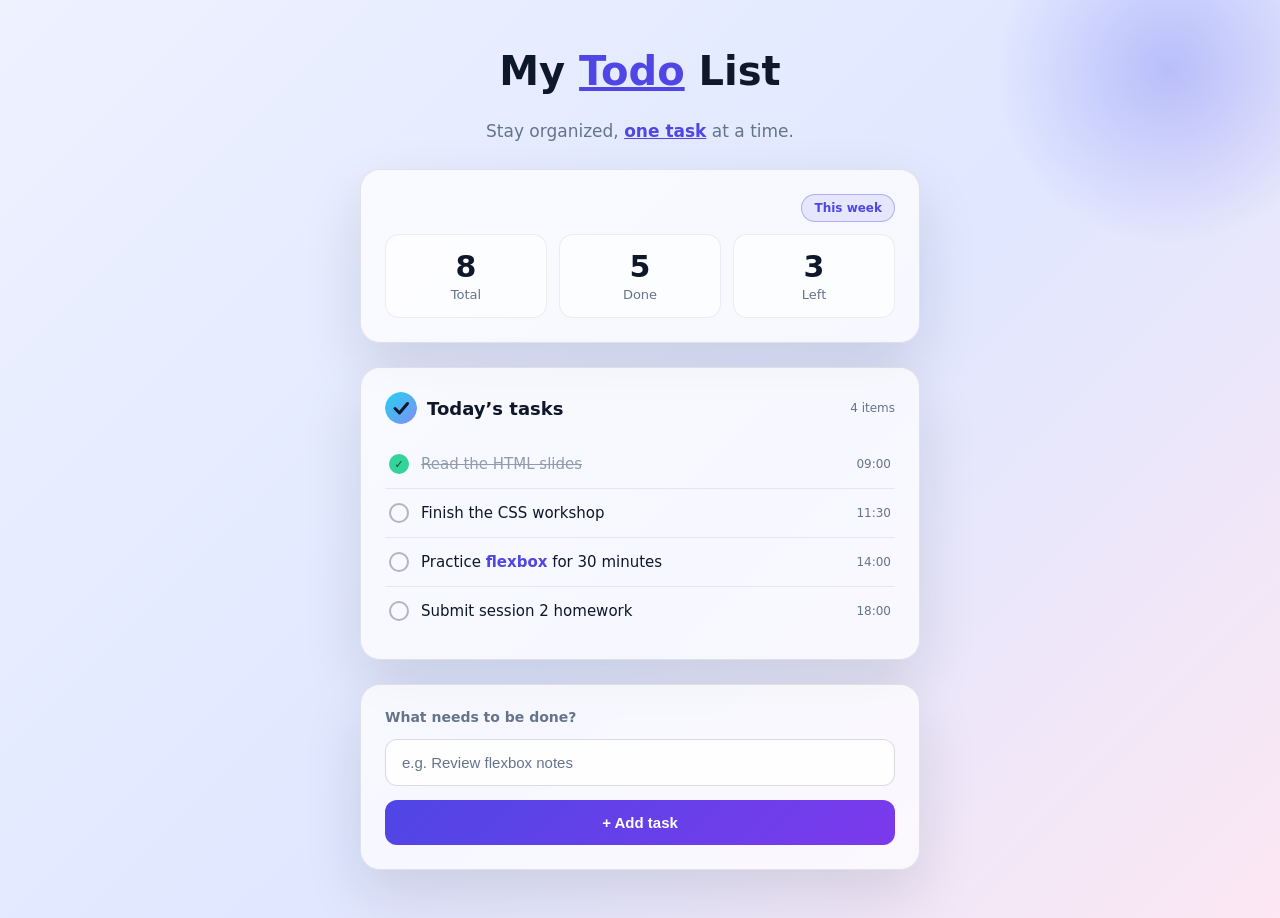
<file: index.html>
<!DOCTYPE html>
<!-- ═══════════════════════════════════════════════════════════════
     TODO LIST — Session 2 (HTML + CSS)
     HOW TO DEMO (for the instructor):
       1. Pick a PATCH block below (from its ▼ banner to its ▲ banner).
       2. Delete it → watch the browser → explain what disappeared.
       3. Press Ctrl+Z to bring it back (undo), then continue.
     Each block = one patch from the session guide.
     ═══════════════════════════════════════════════════════════════ -->
<html lang="en">
<head>
  <!-- ▼ PATCH 1 · part A · HTML ch1 "Document Structure" — walk these lines one by one.
       Micro-demo: delete the <title> line → tab name changes → Ctrl+Z.
       Micro-demo: delete the <link> line → all styling vanishes → Ctrl+Z. -->
  <meta charset="UTF-8">
  <meta name="viewport" content="width=device-width, initial-scale=1.0">
  <title>My Todo List · Session 2</title>
  <link rel="stylesheet" href="style.css">
  <!-- ▲ END PATCH 1 · part A -->
</head>
<body>

  <!-- ▼ PATCH 1 · part B · HTML ch2 "Text & Headings" -->
  <h1 class="hero-title">My <span class="accent">Todo</span> List</h1>
  <p class="hero-sub">Stay organized, <span class="accent">one task</span> at a time.</p>
  <!-- ▲ END PATCH 1 · part B -->

  <!-- ▼ PATCH 2 · HTML ch3 "Containers & Layout" (+ CSS ch2, ch5, ch3, ch4) -->
  <div class="glow"></div>

  <section class="card stats-card">
    <span class="badge">This week</span>
    <div class="stats">
      <div class="stat">
        <span class="num">8</span>
        <span class="label">Total</span>
      </div>
      <div class="stat">
        <span class="num">5</span>
        <span class="label">Done</span>
      </div>
      <div class="stat">
        <span class="num">3</span>
        <span class="label">Left</span>
      </div>
    </div>
  </section>
  <!-- ▲ END PATCH 2 -->

  <!-- ▼ PATCH 3 · HTML ch4 "Links & Media" + ch5 "Lists" -->
  <section class="card list-card">
    <div class="card-head">
      <img class="head-icon" src="assets/logo.svg" alt="Web Dev Team logo">
      <h2>Today&rsquo;s tasks</h2>
      <span class="head-count">4 items</span>
    </div>

    <ul class="tasks">
      <li class="task done">
        <span class="check">&#10003;</span>
        <span class="name">Read the HTML slides</span>
        <span class="time">09:00</span>
      </li>
      <li class="task">
        <span class="check"></span>
        <span class="name">Finish the CSS workshop</span>
        <span class="time">11:30</span>
      </li>
      <li class="task">
        <span class="check"></span>
        <span class="name">Practice <a href="https://developer.mozilla.org/en-US/docs/Web/CSS/CSS_flexible_box_layout" target="_blank" rel="noopener">flexbox</a> for 30 minutes</span>
        <span class="time">14:00</span>
      </li>
      <li class="task">
        <span class="check"></span>
        <span class="name">Submit session 2 homework</span>
        <span class="time">18:00</span>
      </li>
    </ul>
  </section>
  <!-- ▲ END PATCH 3 -->

  <!-- ▼ PATCH 4 · HTML ch6 "Forms & Interaction" (+ CSS ch6) -->
  <form class="card add-card">
    <label for="new-task">What needs to be done?</label>
    <input id="new-task" type="text" placeholder="e.g. Review flexbox notes">
    <button type="button">+ Add task</button>
  </form>
  <!-- ▲ END PATCH 4 -->

</body>
</html>
</file>
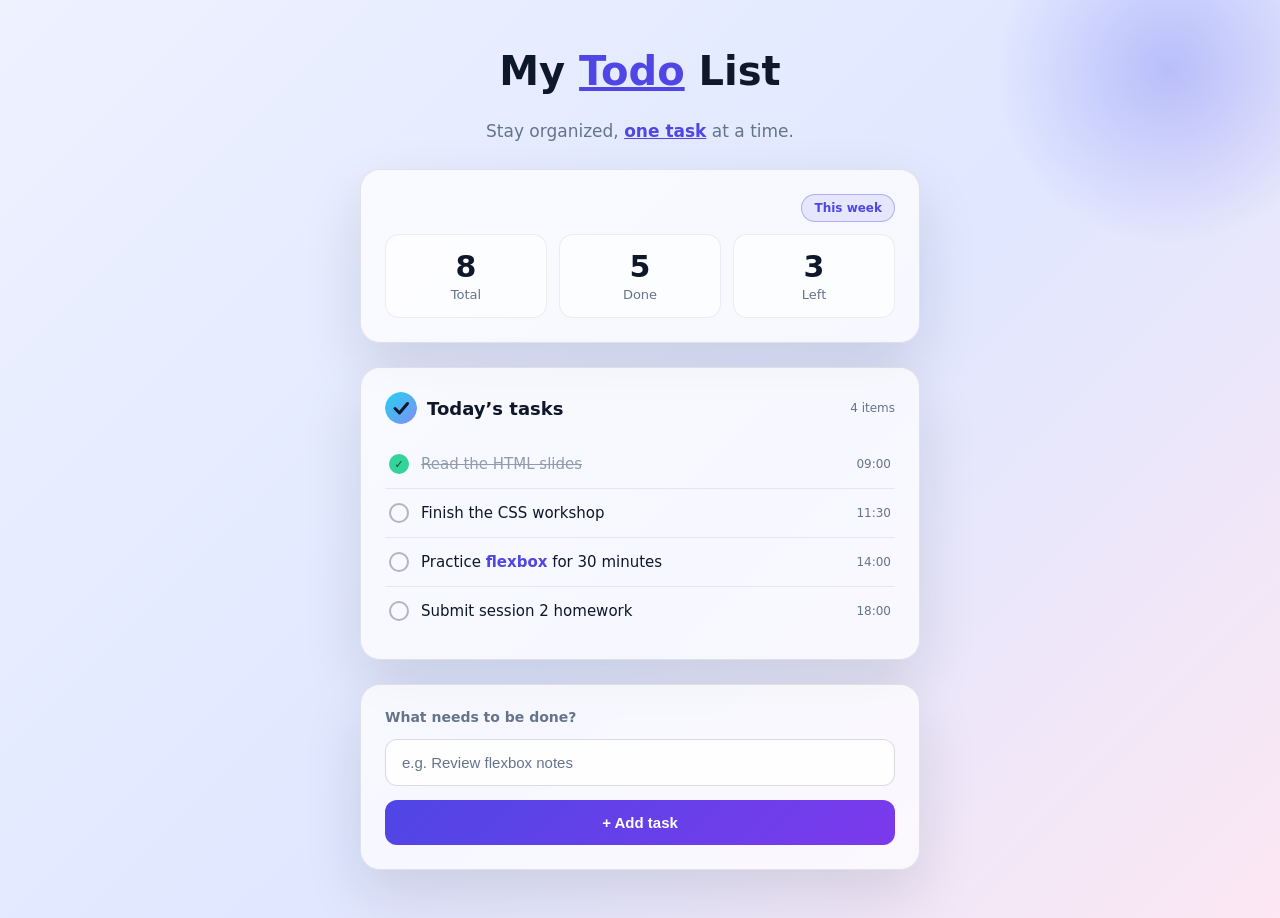
<file: final/index.html>
<!DOCTYPE html>
<html lang="en">
<head>
  <!-- ▼ PATCH 1: Document Structure -->
  <meta charset="UTF-8">
  <meta name="viewport" content="width=device-width, initial-scale=1.0">
  <title>My Todo List · Session 2</title>
  <link rel="stylesheet" href="style.css">
  <!-- ▲ END PATCH 1 -->
</head>
<body>

  <!-- ▼ PATCH 1: Text & Headings -->
  <h1 class="hero-title">My <span class="accent">Todo</span> List</h1>
  <p class="hero-sub">Stay organized, <span class="accent">one task</span> at a time.</p>
  <!-- ▲ END PATCH 1 -->

  <!-- ▼ PATCH 2: Containers & Layout (Stats) -->
  <div class="glow"></div>

  <section class="card stats-card">
    <span class="badge">This week</span>
    <div class="stats">
      <div class="stat">
        <span class="num">8</span>
        <span class="label">Total</span>
      </div>
      <div class="stat">
        <span class="num">5</span>
        <span class="label">Done</span>
      </div>
      <div class="stat">
        <span class="num">3</span>
        <span class="label">Left</span>
      </div>
    </div>
  </section>
  <!-- ▲ END PATCH 2 -->

  <!-- ▼ PATCH 3: Links & Media + Lists (Ahmed Farouk Part) -->
  <section class="card list-card">
    <div class="card-head">
      <img class="head-icon" src="assets/logo.svg" alt="Web Dev Team logo">
      <h2>Today&rsquo;s tasks</h2>
      <span class="head-count">4 items</span>
    </div>

    <ul class="tasks">
      <li class="task done">
        <span class="check">&#10003;</span>
        <span class="name">Read the HTML slides</span>
        <span class="time">09:00</span>
      </li>
      <li class="task">
        <span class="check"></span>
        <span class="name">Finish the CSS workshop</span>
        <span class="time">11:30</span>
      </li>
      <li class="task">
        <span class="check"></span>
        <span class="name">Practice <a href="https://developer.mozilla.org/en-US/docs/Web/CSS/CSS_flexible_box_layout" target="_blank" rel="noopener">flexbox</a> for 30 minutes</span>
        <span class="time">14:00</span>
      </li>
      <li class="task">
        <span class="check"></span>
        <span class="name">Submit session 2 homework</span>
        <span class="time">18:00</span>
      </li>
    </ul>
  </section>
  <!-- ▲ END PATCH 3 -->

  <!-- ▼ PATCH 4: Forms & Interaction (Ahmed Farouk Part) -->
  <form class="card add-card">
    <label for="new-task">What needs to be done?</label>
    <input id="new-task" type="text" placeholder="e.g. Review flexbox notes">
    <button type="button">+ Add task</button>
  </form>
  <!-- ▲ END PATCH 4 -->

</body>
</html>
</file>
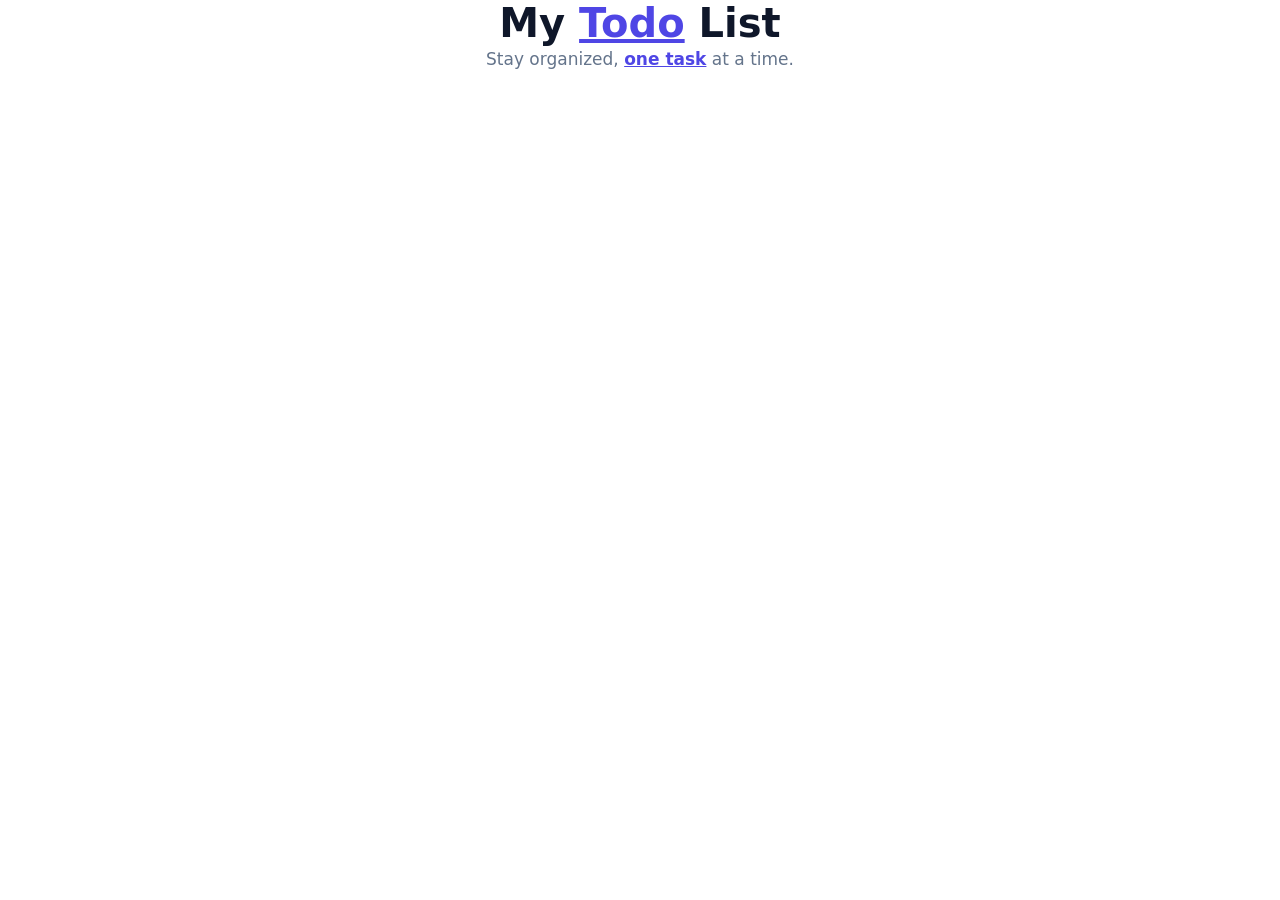
<file: stages/patch1/index.html>
<!DOCTYPE html>

<html lang="en">
<head>
  
  <meta charset="UTF-8">
  <meta name="viewport" content="width=device-width, initial-scale=1.0">
  <title>My Todo List · Session 2</title>
  <link rel="stylesheet" href="style.css">
  
</head>
<body>

  
  <h1 class="hero-title">My <span class="accent">Todo</span> List</h1>
  <p class="hero-sub">Stay organized, <span class="accent">one task</span> at a time.</p>
  

</body>
</html>
</file>
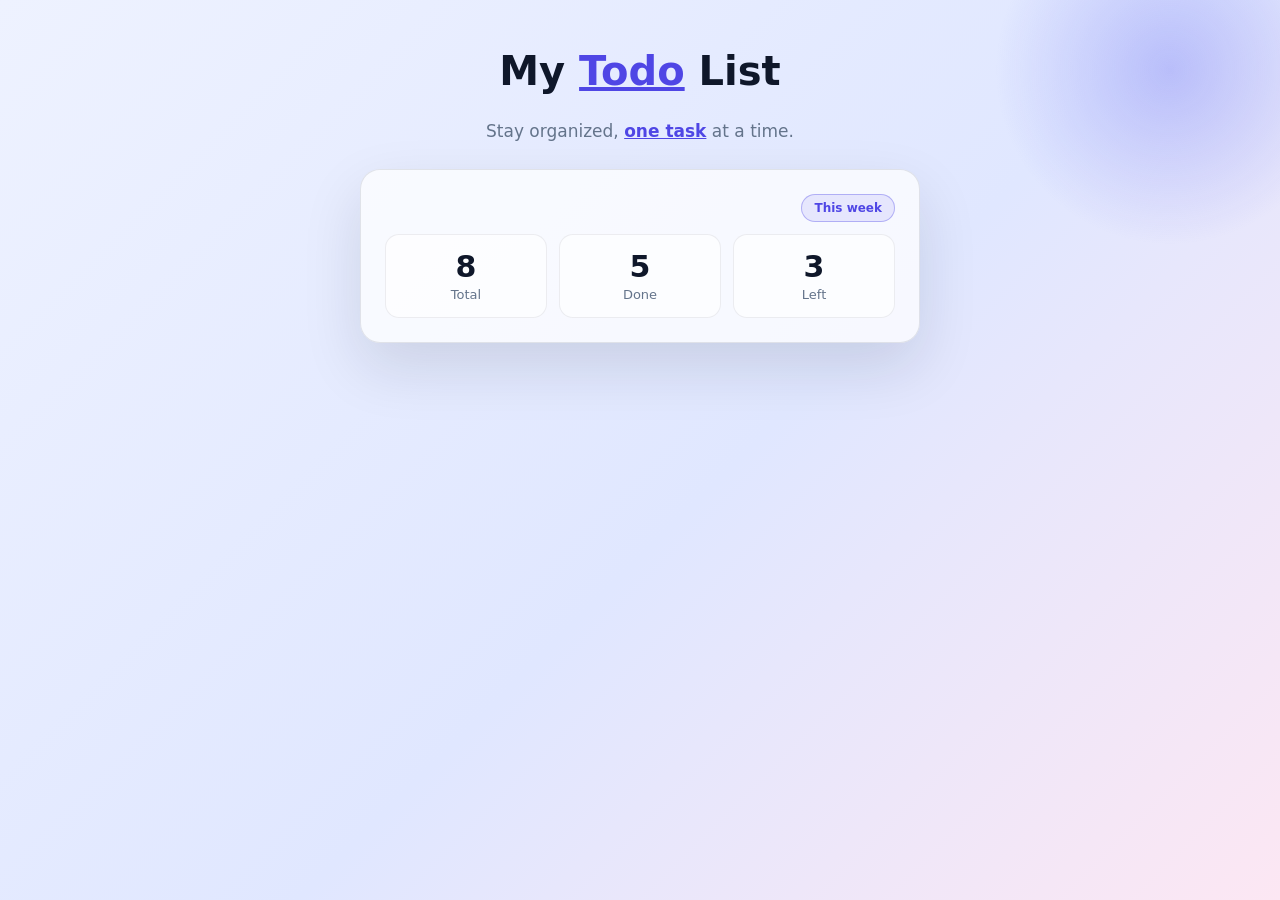
<file: stages/patch2/index.html>
<!DOCTYPE html>

<html lang="en">
<head>
  
  <meta charset="UTF-8">
  <meta name="viewport" content="width=device-width, initial-scale=1.0">
  <title>My Todo List · Session 2</title>
  <link rel="stylesheet" href="style.css">
  
</head>
<body>

  
  <h1 class="hero-title">My <span class="accent">Todo</span> List</h1>
  <p class="hero-sub">Stay organized, <span class="accent">one task</span> at a time.</p>
  

  
  <div class="glow"></div>

  <section class="card stats-card">
    <span class="badge">This week</span>
    <div class="stats">
      <div class="stat">
        <span class="num">8</span>
        <span class="label">Total</span>
      </div>
      <div class="stat">
        <span class="num">5</span>
        <span class="label">Done</span>
      </div>
      <div class="stat">
        <span class="num">3</span>
        <span class="label">Left</span>
      </div>
    </div>
  </section>
  

</body>
</html>
</file>
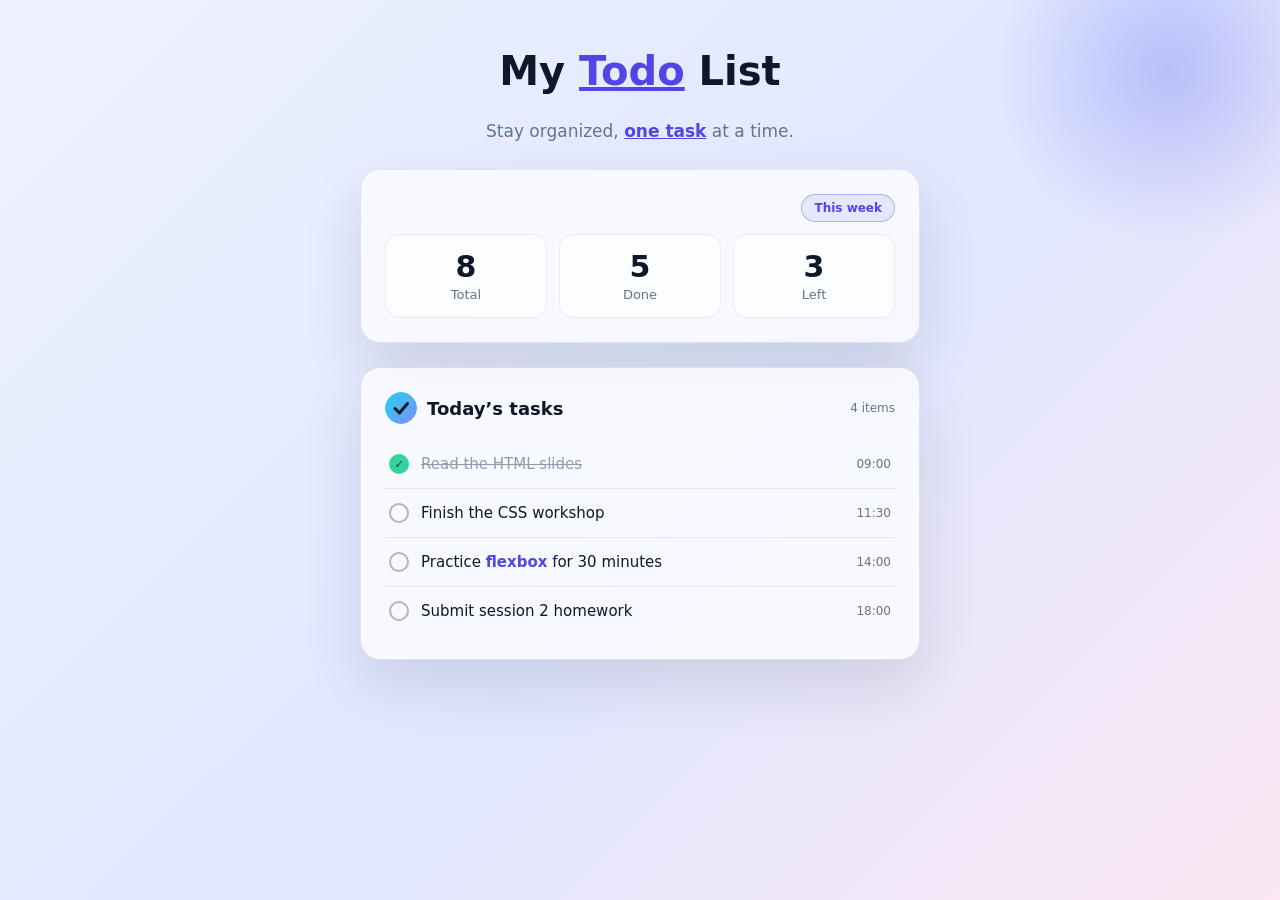
<file: stages/patch3/index.html>
<!DOCTYPE html>

<html lang="en">
<head>
  
  <meta charset="UTF-8">
  <meta name="viewport" content="width=device-width, initial-scale=1.0">
  <title>My Todo List · Session 2</title>
  <link rel="stylesheet" href="style.css">
  
</head>
<body>

  
  <h1 class="hero-title">My <span class="accent">Todo</span> List</h1>
  <p class="hero-sub">Stay organized, <span class="accent">one task</span> at a time.</p>
  

  
  <div class="glow"></div>

  <section class="card stats-card">
    <span class="badge">This week</span>
    <div class="stats">
      <div class="stat">
        <span class="num">8</span>
        <span class="label">Total</span>
      </div>
      <div class="stat">
        <span class="num">5</span>
        <span class="label">Done</span>
      </div>
      <div class="stat">
        <span class="num">3</span>
        <span class="label">Left</span>
      </div>
    </div>
  </section>
  

  
  <section class="card list-card">
    <div class="card-head">
      <img class="head-icon" src="../../assets/logo.svg" alt="Web Dev Team logo">
      <h2>Today&rsquo;s tasks</h2>
      <span class="head-count">4 items</span>
    </div>

    <ul class="tasks">
      <li class="task done">
        <span class="check">&#10003;</span>
        <span class="name">Read the HTML slides</span>
        <span class="time">09:00</span>
      </li>
      <li class="task">
        <span class="check"></span>
        <span class="name">Finish the CSS workshop</span>
        <span class="time">11:30</span>
      </li>
      <li class="task">
        <span class="check"></span>
        <span class="name">Practice <a href="https://developer.mozilla.org/en-US/docs/Web/CSS/CSS_flexible_box_layout" target="_blank" rel="noopener">flexbox</a> for 30 minutes</span>
        <span class="time">14:00</span>
      </li>
      <li class="task">
        <span class="check"></span>
        <span class="name">Submit session 2 homework</span>
        <span class="time">18:00</span>
      </li>
    </ul>
  </section>
  

</body>
</html>
</file>
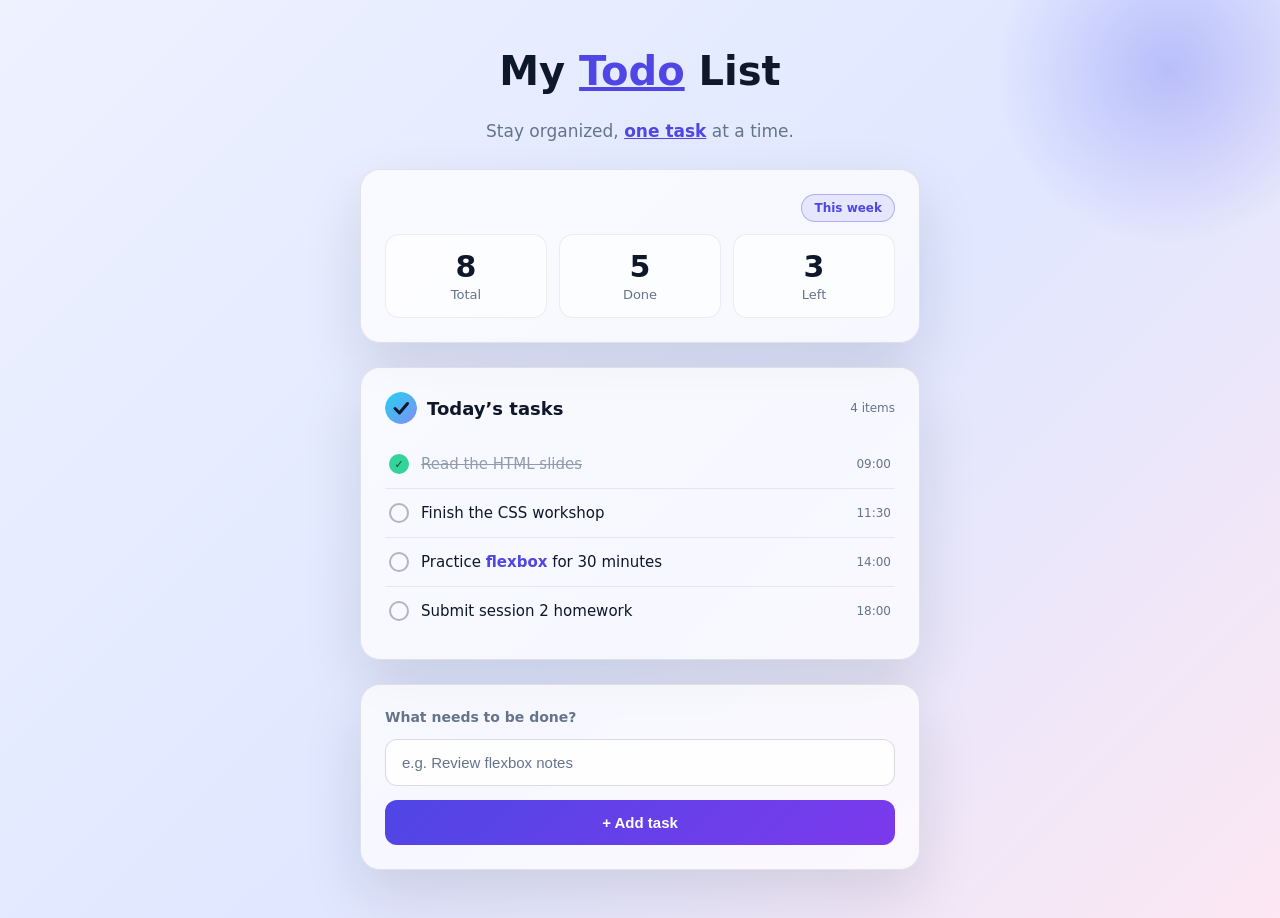
<file: stages/patch4/index.html>
<!DOCTYPE html>

<html lang="en">
<head>
  
  <meta charset="UTF-8">
  <meta name="viewport" content="width=device-width, initial-scale=1.0">
  <title>My Todo List · Session 2</title>
  <link rel="stylesheet" href="style.css">
  
</head>
<body>

  
  <h1 class="hero-title">My <span class="accent">Todo</span> List</h1>
  <p class="hero-sub">Stay organized, <span class="accent">one task</span> at a time.</p>
  

  
  <div class="glow"></div>

  <section class="card stats-card">
    <span class="badge">This week</span>
    <div class="stats">
      <div class="stat">
        <span class="num">8</span>
        <span class="label">Total</span>
      </div>
      <div class="stat">
        <span class="num">5</span>
        <span class="label">Done</span>
      </div>
      <div class="stat">
        <span class="num">3</span>
        <span class="label">Left</span>
      </div>
    </div>
  </section>
  

  
  <section class="card list-card">
    <div class="card-head">
      <img class="head-icon" src="../../assets/logo.svg" alt="Web Dev Team logo">
      <h2>Today&rsquo;s tasks</h2>
      <span class="head-count">4 items</span>
    </div>

    <ul class="tasks">
      <li class="task done">
        <span class="check">&#10003;</span>
        <span class="name">Read the HTML slides</span>
        <span class="time">09:00</span>
      </li>
      <li class="task">
        <span class="check"></span>
        <span class="name">Finish the CSS workshop</span>
        <span class="time">11:30</span>
      </li>
      <li class="task">
        <span class="check"></span>
        <span class="name">Practice <a href="https://developer.mozilla.org/en-US/docs/Web/CSS/CSS_flexible_box_layout" target="_blank" rel="noopener">flexbox</a> for 30 minutes</span>
        <span class="time">14:00</span>
      </li>
      <li class="task">
        <span class="check"></span>
        <span class="name">Submit session 2 homework</span>
        <span class="time">18:00</span>
      </li>
    </ul>
  </section>
  

  
  <form class="card add-card">
    <label for="new-task">What needs to be done?</label>
    <input id="new-task" type="text" placeholder="e.g. Review flexbox notes">
    <button type="button">+ Add task</button>
  </form>
  

</body>
</html>
</file>
<file: style.css>
/* ═══════════════════════════════════════════════════════════════
   TODO LIST — Session 2 (HTML + CSS)
   HOW TO DEMO (for the instructor):
     1. Pick a PATCH block below (from its ▼ banner to its ▲ banner).
     2. Delete it → watch the browser → explain what changed.
     3. Press Ctrl+Z to bring it back (undo), then continue.
     Rules of the file:
       • Each block groups ONE patch from the session guide.
       • A block may only style elements introduced in the SAME or
         an EARLIER patch (rules are never "ahead" of the HTML).
       • Properties marked "recall" were taught in an earlier patch.
       • The palette is LIGHT on purpose: every patch can be deleted
         on its own and the page stays readable (good demo states).
     ═══════════════════════════════════════════════════════════════ */

/* ▼ BASE — explained during the PRE-PATCH (basic CSS syntax):
   selector { property: value; } — that is the whole grammar. */
* {
  margin: 0;
  padding: 0;
  box-sizing: border-box;   /* keeps width + padding inside one box */
}
/* ▲ END BASE */

/* ═══════════════════════════════════════════════════════════════
   ▼ PATCH 1 · CSS ch1 "Typography & Text"
   color · font-size · font-family · font-weight ·
   text-align · line-height · text-decoration
   Demo: delete this whole block → page turns into plain browser
   default text → Ctrl+Z.
   ═══════════════════════════════════════════════════════════════ */
body {
  font-family: "Segoe UI", system-ui, -apple-system, Arial, sans-serif;
  color: #0f172a;
}

.hero-title {
  font-size: 40px;
  font-weight: 800;
  line-height: 1.15;
  text-align: center;
}

.hero-sub {
  font-size: 17px;
  line-height: 1.6;
  text-align: center;
  color: #64748b;
}

.accent {
  color: #4f46e5;
  font-weight: 700;
  text-decoration: underline;
}
/* ▲ END PATCH 1 */

/* ═══════════════════════════════════════════════════════════════
   ▼ PATCH 2 · CSS ch2 "Box Model & Sizing"
            + CSS ch5 "Backgrounds & Visuals"
            + CSS ch3 "Layout & Flexbox"
            + CSS ch4 "Positioning"
   width · height · margin · padding · border · border-radius ·
   background-color · background-image · background-size ·
   box-shadow · opacity ·
   display · justify-content · align-items · gap ·
   position · top/right · z-index
   Demo: delete this block → cards, gradient and layout all
   disappear (only raw text remains) → Ctrl+Z.
   ═══════════════════════════════════════════════════════════════ */
body {
  min-height: 100vh;
  padding: 48px 20px;                         /* ch2: space around content */
  display: flex;                              /* ch3: stack children */
  flex-direction: column;
  align-items: center;                        /* ch3: center them horizontally */
  gap: 24px;                                  /* ch3: exact spacing between items */
  background-color: #eef2ff;              /* ch5: fallback color */
  background-image: linear-gradient(135deg, #eef2ff, #e0e7ff 55%, #fce7f3);
  background-size: cover;                     /* ch5: fill the whole screen */
}

.glow {                                        /* decorative ball behind everything */
  position: fixed;                             /* ch4: pinned to the viewport */
  top: -120px;                                 /* ch4: moved away from its edge */
  right: -80px;
  width: 380px;
  height: 380px;
  background-image: radial-gradient(circle, rgba(99, 102, 241, 0.45), transparent 65%);
  opacity: 0.7;                                /* ch5: 0 = invisible, 1 = solid */
  z-index: -1;                                 /* ch4: push it behind the content */
}

.card {
  width: 100%;
  max-width: 560px;
  padding: 24px;
  border: 1px solid rgba(15, 23, 42, 0.1);
  border-radius: 20px;
  background-color: rgba(255, 255, 255, 0.72);
  box-shadow: 0 24px 60px rgba(15, 23, 42, 0.12);
  position: relative;                          /* ch4: anchor for .badge */
}

.stats-card {
  padding: 64px 24px 24px;                     /* extra top room for the badge */
}

.badge {
  position: absolute;                          /* ch4: leaves the normal flow */
  top: 24px;                                   /* ch4: pinned to the card corner */
  right: 24px;
  padding: 6px 12px;
  border: 1px solid rgba(79, 70, 229, 0.35);   /* recall: ch2 */
  border-radius: 999px;
  background-color: rgba(79, 70, 229, 0.1);
  color: #4f46e5;
  font-size: 12px;                             /* recall: ch1 */
  font-weight: 600;
}

.stats {
  display: flex;                               /* ch3: row of stats */
  justify-content: space-between;              /* ch3: push them apart */
  gap: 12px;
}

.stat {
  flex: 1;
  padding: 14px;
  text-align: center;
  border: 1px solid rgba(15, 23, 42, 0.07);
  border-radius: 14px;
  background-color: rgba(255, 255, 255, 0.6);
}

.num {
  display: block;
  font-size: 30px;                             /* recall: ch1 */
  font-weight: 800;
  color: #0f172a;
}

.label {
  font-size: 13px;                             /* recall: ch1 */
  color: #64748b;
}
/* ▲ END PATCH 2 */

/* ═══════════════════════════════════════════════════════════════
   ▼ PATCH 3 · CSS — recalls only (flex, box model, typography,
   backgrounds). No new chapter here: positioning stays in Patch 2.
   Demo: delete this block → the list becomes browser-default
   bullets and the clock tags vanish → Ctrl+Z.
   ═══════════════════════════════════════════════════════════════ */
.card-head {
  display: flex;                               /* recall: ch3 */
  align-items: center;
  gap: 10px;                                   /* recall: ch3 — icon, title, count apart */
  margin-bottom: 16px;
}

.card-head h2 {
  font-size: 18px;
  color: #0f172a;
}

.head-icon {
  width: 32px;
  height: 32px;
  border-radius: 50%;                          /* recall: ch2 — the logo becomes a circle */
}

.head-count {
  margin-left: auto;                           /* recall: ch2 — same trick as .time */
  font-size: 12px;
  color: #64748b;
}

.tasks {
  list-style: none;                            /* kill the default bullets */
}

.task {
  display: flex;                               /* recall: ch3 */
  align-items: center;
  gap: 12px;
  padding: 14px 4px;                           /* recall: ch2 */
  border-bottom: 1px solid rgba(15, 23, 42, 0.08);
}

.task:last-child {
  border-bottom: none;
}

.check {
  width: 20px;
  height: 20px;
  display: flex;
  align-items: center;
  justify-content: center;
  border: 2px solid rgba(15, 23, 42, 0.3);
  border-radius: 50%;
  font-size: 11px;
  color: #064e3b;
}

.name {
  font-size: 15px;
}

.name a {
  color: #4f46e5;
  font-weight: 600;                            /* recall: ch1 */
  text-decoration: none;                       /* recall: ch1 — links are underlined by default */
}

.time {
  margin-left: auto;                           /* recall: ch2 — pushes the clock to the right */
  font-size: 12px;
  color: #64748b;
}

.task.done .check {
  background-color: #34d399;                    /* semantic: done-state green */
  border-color: #34d399;
}

.task.done .name {
  text-decoration: line-through;               /* recall: ch1 (now the 2nd value) */
  color: #64748b;
  opacity: 0.7;                                /* recall: ch5 */
}
/* ▲ END PATCH 3 */

/* ═══════════════════════════════════════════════════════════════
   ▼ PATCH 4 · CSS ch6 "Interactivity & Motion"
   cursor · transition · :hover · transform
   Demo: delete this block → button/rows stop reacting to the
   mouse → Ctrl+Z, then hover everything to show the difference.
   ═══════════════════════════════════════════════════════════════ */
.add-card {
  display: flex;
  flex-direction: column;
  gap: 14px;
}

.add-card label {
  font-size: 14px;
  font-weight: 600;
  color: #64748b;
}

.add-card input {
  width: 100%;
  padding: 14px 16px;
  border: 1px solid rgba(15, 23, 42, 0.15);
  border-radius: 12px;
  background-color: rgba(255, 255, 255, 0.8);
  color: #0f172a;
  font-size: 15px;
}

.add-card input::placeholder {
  color: #64748b;
}

.add-card input:focus {
  outline: none;
  border-color: #4f46e5;
  box-shadow: 0 0 0 4px rgba(79, 70, 229, 0.2);
}

.add-card button {
  padding: 14px 18px;
  border: none;
  border-radius: 12px;
  background-image: linear-gradient(135deg, #4f46e5, #7c3aed);
  color: #ffffff;
  font-size: 15px;
  font-weight: 700;
  cursor: pointer;                             /* ch6: hand icon */
  transition: transform 0.18s ease,            /* ch6: animate changes */
              box-shadow 0.18s ease;
}

.add-card button:hover {
  transform: translateY(-3px);                 /* ch6: lift the button */
  box-shadow: 0 12px 28px rgba(79, 70, 229, 0.35);
}

.add-card button:active {
  transform: translateY(0);
}

.task {
  transition: background-color 0.18s ease,
              padding-left 0.18s ease;
}

.task:hover {
  background-color: rgba(15, 23, 42, 0.05);
  padding-left: 10px;                          /* rows slide right on hover */
}

.name a:hover {
  text-decoration: underline;                  /* recall: ch1 — the link reveals itself */
}

/* ▲ END PATCH 4 */

/* ═══════════════════════════════════════════════════════════════
   ▼ BONUS — optional, only for fast students (stretch goal)
   ═══════════════════════════════════════════════════════════════ */
@media (max-width: 480px) {
  .hero-title { font-size: 30px; }
  .stats { flex-direction: column; }
}
/* ▲ END BONUS */
</file>
<file: final/style.css>
* {
  margin: 0;
  padding: 0;
  box-sizing: border-box;   /* keeps width + padding inside one box */
}

body {
  font-family: "Segoe UI", system-ui, -apple-system, Arial, sans-serif;
  color: #0f172a;
}

.hero-title {
  font-size: 40px;
  font-weight: 800;
  line-height: 1.15;
  text-align: center;
}

.hero-sub {
  font-size: 17px;
  line-height: 1.6;
  text-align: center;
  color: #64748b;
}

.accent {
  color: #4f46e5;
  font-weight: 700;
  text-decoration: underline;
}

body {
  min-height: 100vh;
  padding: 48px 20px;                         /* ch2: space around content */
  display: flex;                              /* ch3: stack children */
  flex-direction: column;
  align-items: center;                        /* ch3: center them horizontally */
  gap: 24px;                                  /* ch3: exact spacing between items */
  background-color: #eef2ff;              /* ch5: fallback color */
  background-image: linear-gradient(135deg, #eef2ff, #e0e7ff 55%, #fce7f3);
  background-size: cover;                     /* ch5: fill the whole screen */
}

.glow {                                        /* decorative ball behind everything */
  position: fixed;                             /* ch4: pinned to the viewport */
  top: -120px;                                 /* ch4: moved away from its edge */
  right: -80px;
  width: 380px;
  height: 380px;
  background-image: radial-gradient(circle, rgba(99, 102, 241, 0.45), transparent 65%);
  opacity: 0.7;                                /* ch5: 0 = invisible, 1 = solid */
  z-index: -1;                                 /* ch4: push it behind the content */
}

.card {
  width: 100%;
  max-width: 560px;
  padding: 24px;
  border: 1px solid rgba(15, 23, 42, 0.1);
  border-radius: 20px;
  background-color: rgba(255, 255, 255, 0.72);
  box-shadow: 0 24px 60px rgba(15, 23, 42, 0.12);
  position: relative;                          /* ch4: anchor for .badge */
}

.stats-card {
  padding: 64px 24px 24px;                     /* extra top room for the badge */
}

.badge {
  position: absolute;                          /* ch4: leaves the normal flow */
  top: 24px;                                   /* ch4: pinned to the card corner */
  right: 24px;
  padding: 6px 12px;
  border: 1px solid rgba(79, 70, 229, 0.35);   /* recall: ch2 */
  border-radius: 999px;
  background-color: rgba(79, 70, 229, 0.1);
  color: #4f46e5;
  font-size: 12px;                             /* recall: ch1 */
  font-weight: 600;
}

.stats {
  display: flex;                               /* ch3: row of stats */
  justify-content: space-between;              /* ch3: push them apart */
  gap: 12px;
}

.stat {
  flex: 1;
  padding: 14px;
  text-align: center;
  border: 1px solid rgba(15, 23, 42, 0.07);
  border-radius: 14px;
  background-color: rgba(255, 255, 255, 0.6);
}

.num {
  display: block;
  font-size: 30px;                             /* recall: ch1 */
  font-weight: 800;
  color: #0f172a;
}

.label {
  font-size: 13px;                             /* recall: ch1 */
  color: #64748b;
}

.card-head {
  display: flex;                               /* recall: ch3 */
  align-items: center;
  gap: 10px;                                   /* recall: ch3 — icon, title, count apart */
  margin-bottom: 16px;
}

.card-head h2 {
  font-size: 18px;
  color: #0f172a;
}

.head-icon {
  width: 32px;
  height: 32px;
  border-radius: 50%;                          /* recall: ch2 — the logo becomes a circle */
}

.head-count {
  margin-left: auto;                           /* recall: ch2 — same trick as .time */
  font-size: 12px;
  color: #64748b;
}

.tasks {
  list-style: none;                            /* kill the default bullets */
}

.task {
  display: flex;                               /* recall: ch3 */
  align-items: center;
  gap: 12px;
  padding: 14px 4px;                           /* recall: ch2 */
  border-bottom: 1px solid rgba(15, 23, 42, 0.08);
}

.task:last-child {
  border-bottom: none;
}

.check {
  width: 20px;
  height: 20px;
  display: flex;
  align-items: center;
  justify-content: center;
  border: 2px solid rgba(15, 23, 42, 0.3);
  border-radius: 50%;
  font-size: 11px;
  color: #064e3b;
}

.name {
  font-size: 15px;
}

.name a {
  color: #4f46e5;
  font-weight: 600;                            /* recall: ch1 */
  text-decoration: none;                       /* recall: ch1 — links are underlined by default */
}

.time {
  margin-left: auto;                           /* recall: ch2 — pushes the clock to the right */
  font-size: 12px;
  color: #64748b;
}

.task.done .check {
  background-color: #34d399;                    /* semantic: done-state green */
  border-color: #34d399;
}

.task.done .name {
  text-decoration: line-through;               /* recall: ch1 (now the 2nd value) */
  color: #64748b;
  opacity: 0.7;                                /* recall: ch5 */
}

.add-card {
  display: flex;
  flex-direction: column;
  gap: 14px;
}

.add-card label {
  font-size: 14px;
  font-weight: 600;
  color: #64748b;
}

.add-card input {
  width: 100%;
  padding: 14px 16px;
  border: 1px solid rgba(15, 23, 42, 0.15);
  border-radius: 12px;
  background-color: rgba(255, 255, 255, 0.8);
  color: #0f172a;
  font-size: 15px;
}

.add-card input::placeholder {
  color: #64748b;
}

.add-card input:focus {
  outline: none;
  border-color: #4f46e5;
  box-shadow: 0 0 0 4px rgba(79, 70, 229, 0.2);
}

.add-card button {
  padding: 14px 18px;
  border: none;
  border-radius: 12px;
  background-image: linear-gradient(135deg, #4f46e5, #7c3aed);
  color: #ffffff;
  font-size: 15px;
  font-weight: 700;
  cursor: pointer;                             /* ch6: hand icon */
  transition: transform 0.18s ease,            /* ch6: animate changes */
              box-shadow 0.18s ease;
}

.add-card button:hover {
  transform: translateY(-3px);                 /* ch6: lift the button */
  box-shadow: 0 12px 28px rgba(79, 70, 229, 0.35);
}

.add-card button:active {
  transform: translateY(0);
}

.task {
  transition: background-color 0.18s ease,
              padding-left 0.18s ease;
}

.task:hover {
  background-color: rgba(15, 23, 42, 0.05);
  padding-left: 10px;                          /* rows slide right on hover */
}

.name a:hover {
  text-decoration: underline;                  /* recall: ch1 — the link reveals itself */
}

@media (max-width: 480px) {
  .hero-title { font-size: 30px; }
  .stats { flex-direction: column; }
}
</file>
<file: stages/patch1/style.css>
* {
  margin: 0;
  padding: 0;
  box-sizing: border-box;   /* keeps width + padding inside one box */
}

body {
  font-family: "Segoe UI", system-ui, -apple-system, Arial, sans-serif;
  color: #0f172a;
}

.hero-title {
  font-size: 40px;
  font-weight: 800;
  line-height: 1.15;
  text-align: center;
}

.hero-sub {
  font-size: 17px;
  line-height: 1.6;
  text-align: center;
  color: #64748b;
}

.accent {
  color: #4f46e5;
  font-weight: 700;
  text-decoration: underline;
}
</file>
<file: stages/patch2/style.css>
* {
  margin: 0;
  padding: 0;
  box-sizing: border-box;   /* keeps width + padding inside one box */
}

body {
  font-family: "Segoe UI", system-ui, -apple-system, Arial, sans-serif;
  color: #0f172a;
}

.hero-title {
  font-size: 40px;
  font-weight: 800;
  line-height: 1.15;
  text-align: center;
}

.hero-sub {
  font-size: 17px;
  line-height: 1.6;
  text-align: center;
  color: #64748b;
}

.accent {
  color: #4f46e5;
  font-weight: 700;
  text-decoration: underline;
}

body {
  min-height: 100vh;
  padding: 48px 20px;                         /* ch2: space around content */
  display: flex;                              /* ch3: stack children */
  flex-direction: column;
  align-items: center;                        /* ch3: center them horizontally */
  gap: 24px;                                  /* ch3: exact spacing between items */
  background-color: #eef2ff;              /* ch5: fallback color */
  background-image: linear-gradient(135deg, #eef2ff, #e0e7ff 55%, #fce7f3);
  background-size: cover;                     /* ch5: fill the whole screen */
}

.glow {                                        /* decorative ball behind everything */
  position: fixed;                             /* ch4: pinned to the viewport */
  top: -120px;                                 /* ch4: moved away from its edge */
  right: -80px;
  width: 380px;
  height: 380px;
  background-image: radial-gradient(circle, rgba(99, 102, 241, 0.45), transparent 65%);
  opacity: 0.7;                                /* ch5: 0 = invisible, 1 = solid */
  z-index: -1;                                 /* ch4: push it behind the content */
}

.card {
  width: 100%;
  max-width: 560px;
  padding: 24px;
  border: 1px solid rgba(15, 23, 42, 0.1);
  border-radius: 20px;
  background-color: rgba(255, 255, 255, 0.72);
  box-shadow: 0 24px 60px rgba(15, 23, 42, 0.12);
  position: relative;                          /* ch4: anchor for .badge */
}

.stats-card {
  padding: 64px 24px 24px;                     /* extra top room for the badge */
}

.badge {
  position: absolute;                          /* ch4: leaves the normal flow */
  top: 24px;                                   /* ch4: pinned to the card corner */
  right: 24px;
  padding: 6px 12px;
  border: 1px solid rgba(79, 70, 229, 0.35);   /* recall: ch2 */
  border-radius: 999px;
  background-color: rgba(79, 70, 229, 0.1);
  color: #4f46e5;
  font-size: 12px;                             /* recall: ch1 */
  font-weight: 600;
}

.stats {
  display: flex;                               /* ch3: row of stats */
  justify-content: space-between;              /* ch3: push them apart */
  gap: 12px;
}

.stat {
  flex: 1;
  padding: 14px;
  text-align: center;
  border: 1px solid rgba(15, 23, 42, 0.07);
  border-radius: 14px;
  background-color: rgba(255, 255, 255, 0.6);
}

.num {
  display: block;
  font-size: 30px;                             /* recall: ch1 */
  font-weight: 800;
  color: #0f172a;
}

.label {
  font-size: 13px;                             /* recall: ch1 */
  color: #64748b;
}
</file>
<file: stages/patch3/style.css>
* {
  margin: 0;
  padding: 0;
  box-sizing: border-box;   /* keeps width + padding inside one box */
}

body {
  font-family: "Segoe UI", system-ui, -apple-system, Arial, sans-serif;
  color: #0f172a;
}

.hero-title {
  font-size: 40px;
  font-weight: 800;
  line-height: 1.15;
  text-align: center;
}

.hero-sub {
  font-size: 17px;
  line-height: 1.6;
  text-align: center;
  color: #64748b;
}

.accent {
  color: #4f46e5;
  font-weight: 700;
  text-decoration: underline;
}

body {
  min-height: 100vh;
  padding: 48px 20px;                         /* ch2: space around content */
  display: flex;                              /* ch3: stack children */
  flex-direction: column;
  align-items: center;                        /* ch3: center them horizontally */
  gap: 24px;                                  /* ch3: exact spacing between items */
  background-color: #eef2ff;              /* ch5: fallback color */
  background-image: linear-gradient(135deg, #eef2ff, #e0e7ff 55%, #fce7f3);
  background-size: cover;                     /* ch5: fill the whole screen */
}

.glow {                                        /* decorative ball behind everything */
  position: fixed;                             /* ch4: pinned to the viewport */
  top: -120px;                                 /* ch4: moved away from its edge */
  right: -80px;
  width: 380px;
  height: 380px;
  background-image: radial-gradient(circle, rgba(99, 102, 241, 0.45), transparent 65%);
  opacity: 0.7;                                /* ch5: 0 = invisible, 1 = solid */
  z-index: -1;                                 /* ch4: push it behind the content */
}

.card {
  width: 100%;
  max-width: 560px;
  padding: 24px;
  border: 1px solid rgba(15, 23, 42, 0.1);
  border-radius: 20px;
  background-color: rgba(255, 255, 255, 0.72);
  box-shadow: 0 24px 60px rgba(15, 23, 42, 0.12);
  position: relative;                          /* ch4: anchor for .badge */
}

.stats-card {
  padding: 64px 24px 24px;                     /* extra top room for the badge */
}

.badge {
  position: absolute;                          /* ch4: leaves the normal flow */
  top: 24px;                                   /* ch4: pinned to the card corner */
  right: 24px;
  padding: 6px 12px;
  border: 1px solid rgba(79, 70, 229, 0.35);   /* recall: ch2 */
  border-radius: 999px;
  background-color: rgba(79, 70, 229, 0.1);
  color: #4f46e5;
  font-size: 12px;                             /* recall: ch1 */
  font-weight: 600;
}

.stats {
  display: flex;                               /* ch3: row of stats */
  justify-content: space-between;              /* ch3: push them apart */
  gap: 12px;
}

.stat {
  flex: 1;
  padding: 14px;
  text-align: center;
  border: 1px solid rgba(15, 23, 42, 0.07);
  border-radius: 14px;
  background-color: rgba(255, 255, 255, 0.6);
}

.num {
  display: block;
  font-size: 30px;                             /* recall: ch1 */
  font-weight: 800;
  color: #0f172a;
}

.label {
  font-size: 13px;                             /* recall: ch1 */
  color: #64748b;
}

.card-head {
  display: flex;                               /* recall: ch3 */
  align-items: center;
  gap: 10px;                                   /* recall: ch3 — icon, title, count apart */
  margin-bottom: 16px;
}

.card-head h2 {
  font-size: 18px;
  color: #0f172a;
}

.head-icon {
  width: 32px;
  height: 32px;
  border-radius: 50%;                          /* recall: ch2 — the logo becomes a circle */
}

.head-count {
  margin-left: auto;                           /* recall: ch2 — same trick as .time */
  font-size: 12px;
  color: #64748b;
}

.tasks {
  list-style: none;                            /* kill the default bullets */
}

.task {
  display: flex;                               /* recall: ch3 */
  align-items: center;
  gap: 12px;
  padding: 14px 4px;                           /* recall: ch2 */
  border-bottom: 1px solid rgba(15, 23, 42, 0.08);
}

.task:last-child {
  border-bottom: none;
}

.check {
  width: 20px;
  height: 20px;
  display: flex;
  align-items: center;
  justify-content: center;
  border: 2px solid rgba(15, 23, 42, 0.3);
  border-radius: 50%;
  font-size: 11px;
  color: #064e3b;
}

.name {
  font-size: 15px;
}

.name a {
  color: #4f46e5;
  font-weight: 600;                            /* recall: ch1 */
  text-decoration: none;                       /* recall: ch1 — links are underlined by default */
}

.time {
  margin-left: auto;                           /* recall: ch2 — pushes the clock to the right */
  font-size: 12px;
  color: #64748b;
}

.task.done .check {
  background-color: #34d399;                    /* semantic: done-state green */
  border-color: #34d399;
}

.task.done .name {
  text-decoration: line-through;               /* recall: ch1 (now the 2nd value) */
  color: #64748b;
  opacity: 0.7;                                /* recall: ch5 */
}
</file>
<file: stages/patch4/style.css>
* {
  margin: 0;
  padding: 0;
  box-sizing: border-box;   /* keeps width + padding inside one box */
}

body {
  font-family: "Segoe UI", system-ui, -apple-system, Arial, sans-serif;
  color: #0f172a;
}

.hero-title {
  font-size: 40px;
  font-weight: 800;
  line-height: 1.15;
  text-align: center;
}

.hero-sub {
  font-size: 17px;
  line-height: 1.6;
  text-align: center;
  color: #64748b;
}

.accent {
  color: #4f46e5;
  font-weight: 700;
  text-decoration: underline;
}

body {
  min-height: 100vh;
  padding: 48px 20px;                         /* ch2: space around content */
  display: flex;                              /* ch3: stack children */
  flex-direction: column;
  align-items: center;                        /* ch3: center them horizontally */
  gap: 24px;                                  /* ch3: exact spacing between items */
  background-color: #eef2ff;              /* ch5: fallback color */
  background-image: linear-gradient(135deg, #eef2ff, #e0e7ff 55%, #fce7f3);
  background-size: cover;                     /* ch5: fill the whole screen */
}

.glow {                                        /* decorative ball behind everything */
  position: fixed;                             /* ch4: pinned to the viewport */
  top: -120px;                                 /* ch4: moved away from its edge */
  right: -80px;
  width: 380px;
  height: 380px;
  background-image: radial-gradient(circle, rgba(99, 102, 241, 0.45), transparent 65%);
  opacity: 0.7;                                /* ch5: 0 = invisible, 1 = solid */
  z-index: -1;                                 /* ch4: push it behind the content */
}

.card {
  width: 100%;
  max-width: 560px;
  padding: 24px;
  border: 1px solid rgba(15, 23, 42, 0.1);
  border-radius: 20px;
  background-color: rgba(255, 255, 255, 0.72);
  box-shadow: 0 24px 60px rgba(15, 23, 42, 0.12);
  position: relative;                          /* ch4: anchor for .badge */
}

.stats-card {
  padding: 64px 24px 24px;                     /* extra top room for the badge */
}

.badge {
  position: absolute;                          /* ch4: leaves the normal flow */
  top: 24px;                                   /* ch4: pinned to the card corner */
  right: 24px;
  padding: 6px 12px;
  border: 1px solid rgba(79, 70, 229, 0.35);   /* recall: ch2 */
  border-radius: 999px;
  background-color: rgba(79, 70, 229, 0.1);
  color: #4f46e5;
  font-size: 12px;                             /* recall: ch1 */
  font-weight: 600;
}

.stats {
  display: flex;                               /* ch3: row of stats */
  justify-content: space-between;              /* ch3: push them apart */
  gap: 12px;
}

.stat {
  flex: 1;
  padding: 14px;
  text-align: center;
  border: 1px solid rgba(15, 23, 42, 0.07);
  border-radius: 14px;
  background-color: rgba(255, 255, 255, 0.6);
}

.num {
  display: block;
  font-size: 30px;                             /* recall: ch1 */
  font-weight: 800;
  color: #0f172a;
}

.label {
  font-size: 13px;                             /* recall: ch1 */
  color: #64748b;
}

.card-head {
  display: flex;                               /* recall: ch3 */
  align-items: center;
  gap: 10px;                                   /* recall: ch3 — icon, title, count apart */
  margin-bottom: 16px;
}

.card-head h2 {
  font-size: 18px;
  color: #0f172a;
}

.head-icon {
  width: 32px;
  height: 32px;
  border-radius: 50%;                          /* recall: ch2 — the logo becomes a circle */
}

.head-count {
  margin-left: auto;                           /* recall: ch2 — same trick as .time */
  font-size: 12px;
  color: #64748b;
}

.tasks {
  list-style: none;                            /* kill the default bullets */
}

.task {
  display: flex;                               /* recall: ch3 */
  align-items: center;
  gap: 12px;
  padding: 14px 4px;                           /* recall: ch2 */
  border-bottom: 1px solid rgba(15, 23, 42, 0.08);
}

.task:last-child {
  border-bottom: none;
}

.check {
  width: 20px;
  height: 20px;
  display: flex;
  align-items: center;
  justify-content: center;
  border: 2px solid rgba(15, 23, 42, 0.3);
  border-radius: 50%;
  font-size: 11px;
  color: #064e3b;
}

.name {
  font-size: 15px;
}

.name a {
  color: #4f46e5;
  font-weight: 600;                            /* recall: ch1 */
  text-decoration: none;                       /* recall: ch1 — links are underlined by default */
}

.time {
  margin-left: auto;                           /* recall: ch2 — pushes the clock to the right */
  font-size: 12px;
  color: #64748b;
}

.task.done .check {
  background-color: #34d399;                    /* semantic: done-state green */
  border-color: #34d399;
}

.task.done .name {
  text-decoration: line-through;               /* recall: ch1 (now the 2nd value) */
  color: #64748b;
  opacity: 0.7;                                /* recall: ch5 */
}

.add-card {
  display: flex;
  flex-direction: column;
  gap: 14px;
}

.add-card label {
  font-size: 14px;
  font-weight: 600;
  color: #64748b;
}

.add-card input {
  width: 100%;
  padding: 14px 16px;
  border: 1px solid rgba(15, 23, 42, 0.15);
  border-radius: 12px;
  background-color: rgba(255, 255, 255, 0.8);
  color: #0f172a;
  font-size: 15px;
}

.add-card input::placeholder {
  color: #64748b;
}

.add-card input:focus {
  outline: none;
  border-color: #4f46e5;
  box-shadow: 0 0 0 4px rgba(79, 70, 229, 0.2);
}

.add-card button {
  padding: 14px 18px;
  border: none;
  border-radius: 12px;
  background-image: linear-gradient(135deg, #4f46e5, #7c3aed);
  color: #ffffff;
  font-size: 15px;
  font-weight: 700;
  cursor: pointer;                             /* ch6: hand icon */
  transition: transform 0.18s ease,            /* ch6: animate changes */
              box-shadow 0.18s ease;
}

.add-card button:hover {
  transform: translateY(-3px);                 /* ch6: lift the button */
  box-shadow: 0 12px 28px rgba(79, 70, 229, 0.35);
}

.add-card button:active {
  transform: translateY(0);
}

.task {
  transition: background-color 0.18s ease,
              padding-left 0.18s ease;
}

.task:hover {
  background-color: rgba(15, 23, 42, 0.05);
  padding-left: 10px;                          /* rows slide right on hover */
}

.name a:hover {
  text-decoration: underline;                  /* recall: ch1 — the link reveals itself */
}

@media (max-width: 480px) {
  .hero-title { font-size: 30px; }
  .stats { flex-direction: column; }
}
</file>
